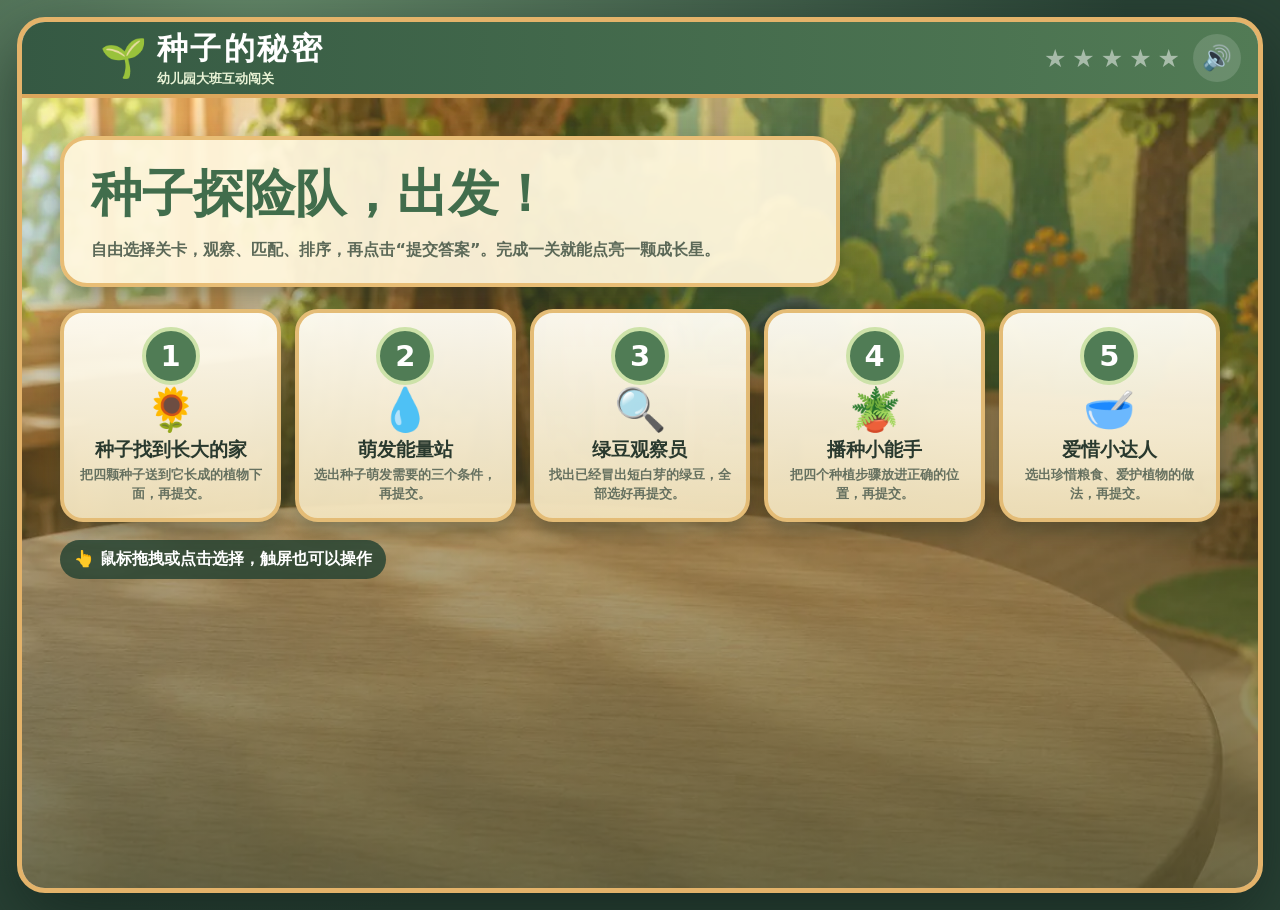
<file: index.html>
<!doctype html>
<html lang="zh-CN">
<head>
  <meta charset="utf-8">
  <meta name="viewport" content="width=device-width,initial-scale=1,viewport-fit=cover">
  <meta name="theme-color" content="#355943">
  <title>种子的秘密｜互动闯关</title>
  <link rel="stylesheet" href="style.css">
</head>
<body>
  <div class="rotate">🌱<br>请把设备横过来<br><small>横屏闯关更好玩</small></div>
  <div class="app"><div class="shell">
    <header class="top">
      <button class="icon" id="home" aria-label="返回选关">⌂</button>
      <div class="brand"><span class="mark">🌱</span><div><b>种子的秘密</b><small>幼儿园大班互动闯关</small></div></div>
      <div class="stars" id="stars"></div>
      <button class="icon" id="sound" aria-label="开关音效">🔊</button>
    </header>
    <main id="menu" class="screen menu">
      <section class="hero"><h1>种子探险队，出发！</h1><p>自由选择关卡，观察、匹配、排序，再点击“提交答案”。完成一关就能点亮一颗成长星。</p></section>
      <section class="levels" id="levels"></section>
      <div class="tip">👆 鼠标拖拽或点击选择，触屏也可以操作</div>
    </main>
    <main id="game" class="screen game hidden">
      <section class="head"><span class="big" id="levelIcon">🌻</span><div><h2 id="levelTitle"></h2><p id="instruction"></p></div></section>
      <section class="play" id="play"></section>
      <footer class="actions"><button class="btn alt" id="reset">重新摆放</button><div class="feedback" id="feedback">完成后点击提交答案</div><button class="btn submit" id="submit">提交答案</button></footer>
    </main>
  </div></div>
  <div id="modal" class="modal hidden"><div class="modal-card"><div class="medal">🏅</div><h2>闯关成功！</h2><p id="modalText">你发现了种子的秘密！</p><div class="modal-actions"><button class="btn alt" id="choose">选择其他关</button><button class="btn alt" id="again">再玩一次</button><button class="btn" id="next">下一关</button></div></div></div>
  <div class="confetti" id="confetti"></div>
  <script src="game.js"></script>
</body>
</html>
</file>
<file: style.css>
:root{--green:#355943;--green2:#527b55;--gold:#efbd65;--ink:#29392e}*{box-sizing:border-box;-webkit-tap-highlight-color:transparent}html,body{margin:0;min-height:100%;font-family:"Microsoft YaHei","PingFang SC",system-ui,sans-serif;color:var(--ink);background:#263d32}button{font:inherit;color:inherit}button:focus-visible,[tabindex]:focus-visible{outline:4px solid #ffe17f;outline-offset:3px}.app{min-height:100vh;padding:clamp(7px,1.4vw,17px);background:radial-gradient(circle at 20% 5%,#678b6b,#294235 65%)}.shell{width:min(1280px,100%);min-height:calc(100vh - 28px);margin:auto;border:5px solid #e4b36a;border-radius:28px;overflow:hidden;background:#f6efd8;box-shadow:0 25px 70px #13231dbb}.top{height:76px;display:flex;align-items:center;gap:13px;padding:9px 17px;background:linear-gradient(90deg,var(--green),var(--green2));color:white;border-bottom:4px solid #dba65b}.brand{display:flex;align-items:center;gap:10px;min-width:250px}.brand b{font-size:clamp(21px,2.4vw,31px);letter-spacing:.08em}.brand small{display:block;color:#e9f3d6;font-weight:700}.mark{font-size:38px}.icon{width:48px;height:48px;border:0;border-radius:50%;background:#ffffff24;color:white;font-size:24px;cursor:pointer}.icon:hover{background:#ffffff3b}.stars{margin-left:auto;display:flex;gap:6px}.star{font-size:25px;filter:grayscale(1);opacity:.5}.star.on{filter:none;opacity:1}.screen{min-height:calc(100vh - 110px)}.hidden{display:none!important}.menu{padding:clamp(16px,3vw,40px);background:linear-gradient(#ffffff18,#263e31a6),url("assets/bg-observe.webp") center/cover}.hero{max-width:780px;padding:20px 27px;margin-bottom:22px;border:4px solid #e8bd75;border-radius:27px;background:#fff7def0;box-shadow:0 12px 28px #20342966}.hero h1{margin:0 0 8px;color:#416d4c;font-size:clamp(30px,4vw,52px)}.hero p{margin:0;line-height:1.6;font-weight:800;color:#5c6958}.levels{display:grid;grid-template-columns:repeat(5,minmax(145px,1fr));gap:14px}.level-card{position:relative;min-height:210px;padding:14px 10px;border:4px solid #e4bc76;border-radius:23px;background:linear-gradient(#fffdf4f5,#f2e3bcf2);text-align:center;cursor:pointer;box-shadow:0 8px 18px #20352b55;transition:.2s}.level-card:hover{transform:translateY(-6px)}.level-card.done{border-color:#91bd69}.tick{display:none;position:absolute;right:8px;top:8px;width:30px;height:30px;border-radius:50%;place-items:center;background:#62a254;color:white}.done .tick{display:grid}.num{width:58px;height:58px;margin:auto;border:4px solid #cde2a9;border-radius:50%;display:grid;place-items:center;background:#507c55;color:white;font-size:29px;font-weight:900}.level-card .emo{font-size:42px}.level-card h3{margin:3px 0;font-size:19px}.level-card p{margin:0;color:#667160;font-size:13px;font-weight:700;line-height:1.45}.tip{display:inline-flex;margin-top:18px;padding:9px 14px;border-radius:99px;background:#294534db;color:white;font-weight:800}.game{padding:15px;display:flex;flex-direction:column;gap:11px;background-position:center;background-size:cover}.head{display:flex;align-items:center;gap:12px;padding:10px 15px;border:3px solid #dfb36b;border-radius:21px;background:#fff9eaef;box-shadow:0 7px 20px #263d3155}.head .big{font-size:35px}.head h2{margin:0;color:#416b49;font-size:clamp(22px,2.5vw,33px)}.head p{margin:2px 0 0;color:#67725f;font-weight:800;font-size:14px}.play{flex:1;min-height:500px;padding:15px;overflow:auto;border:4px solid #ddb164;border-radius:25px;background:#f8f1dbe8;box-shadow:inset 0 0 0 3px #fff8,0 11px 25px #20362c66}.actions{min-height:66px;padding:9px 13px;border-radius:19px;background:#345740e9;color:white;display:flex;align-items:center;justify-content:center;gap:12px}.feedback{min-width:260px;text-align:center;font-weight:900}.feedback.good{color:#d9ffd0}.feedback.bad{color:#ffd2bd}.btn{border:0;border-radius:15px;padding:11px 22px;background:linear-gradient(#ffd978,#efb349);box-shadow:0 5px 0 #77502b;font-size:18px;font-weight:900;cursor:pointer}.btn:active{transform:translateY(4px);box-shadow:0 1px 0 #77502b}.btn.alt{background:linear-gradient(#f5f3e8,#dad3bc);box-shadow:0 5px 0 #7c7664}.submit{font-size:21px;min-width:145px}.title{text-align:center;font-weight:900;color:#4f674d;margin:2px 0 9px}.bank{min-height:140px;padding:9px;border:3px dashed #90aa71;border-radius:19px;background:#fffaf0c9;display:flex;justify-content:center;align-items:center;gap:11px;flex-wrap:wrap}.piece{width:118px;min-height:114px;padding:5px;border:3px solid #d5ad66;border-radius:17px;background:#aebed0;display:flex;flex-direction:column;align-items:center;justify-content:center;cursor:grab;box-shadow:0 6px 12px #3b4c4035;transition:.16s;user-select:none}.piece img{max-width:100%;height:79px;object-fit:contain;border-radius:10px}.piece span{font-size:13px;font-weight:900;margin-top:3px}.piece:hover,.piece.sel{transform:translateY(-5px) scale(1.03);border-color:#ffd05b;box-shadow:0 0 0 4px #ffe5a3}.piece.placed{width:82px;min-height:72px;padding:2px}.piece.placed img{height:51px}.piece.placed span{display:none}.match{display:grid;grid-template-columns:repeat(4,1fr);gap:11px;margin-top:13px}.target{padding:7px;border:3px solid #9cba75;border-radius:19px;background:#edf5d9d8;text-align:center}.target>img{height:150px;max-width:100%;object-fit:contain;border-radius:11px}.target h4{margin:2px 0 6px}.slot{min-height:80px;border:3px dashed #b98643;border-radius:15px;background:#fff8df;display:flex;align-items:center;justify-content:center;color:#a27640;font-weight:900}.wrong{animation:shake .4s;background:#ffd8ca!important}.right{animation:pop .5s;background:#d9f4c8!important;border-color:#5ba455!important}.choices{display:grid;grid-template-columns:repeat(4,minmax(145px,1fr));gap:15px;max-width:980px;margin:17px auto}.choice{position:relative;min-height:235px;padding:11px;border:4px solid #d4b374;border-radius:21px;background:#faf6e2;text-align:center;cursor:pointer;box-shadow:0 8px 14px #273d3144;transition:.17s}.choice:hover{transform:translateY(-4px)}.choice.selected{border-color:#64a758;box-shadow:0 0 0 5px #c3e4a4}.choice img{width:100%;height:143px;object-fit:contain;border-radius:13px;background:#829bb3}.choice h3{margin:7px 0 0}.dot{display:none;position:absolute;right:8px;top:8px;width:30px;height:30px;border-radius:50%;place-items:center;background:#60a255;color:white;font-weight:900}.selected .dot{display:grid}.note{text-align:center;font-weight:900;color:#52664e}.mungs{display:grid;grid-template-columns:repeat(3,1fr);gap:14px;max-width:900px;margin:14px auto}.mung{position:relative;min-height:175px;padding:9px;border:4px solid #c8a96a;border-radius:21px;background:#839cb4;cursor:pointer}.mung img{width:100%;height:140px;object-fit:contain}.mung.selected{border-color:#62a655;box-shadow:0 0 0 5px #c7e6a8}.mung.selected:after{content:"✓";position:absolute;right:8px;top:8px;width:31px;height:31px;border-radius:50%;display:grid;place-items:center;background:#5ca151;color:white;font-weight:900}.order{display:grid;grid-template-columns:repeat(4,1fr);gap:11px;margin-top:13px}.order-slot{position:relative;min-height:174px;padding:7px;border:4px dashed #a47742;border-radius:20px;background:#fff8dfdc;display:flex;align-items:center;justify-content:center}.order-slot:before{content:attr(data-icon);position:absolute;left:8px;top:6px;font-size:27px;opacity:.62}.order-slot .piece{width:100%;min-height:147px}.order-slot .piece img{height:110px}.order-slot .piece span{display:block}.behaviors{display:grid;grid-template-columns:repeat(4,1fr);gap:15px;max-width:1030px;margin:17px auto}.behavior{min-height:240px;padding:14px;border:4px solid #d3ac69;border-radius:23px;background:#fff8e5;text-align:center;cursor:pointer;transition:.17s}.behavior:hover{transform:translateY(-4px)}.behavior.selected{border-color:#62a655;box-shadow:0 0 0 5px #c2e49f}.art{height:132px;border-radius:17px;background:linear-gradient(145deg,#dceabf,#f8e5a8);display:grid;place-items:center;font-size:68px}.behavior h3{margin:9px 0 2px}.behavior p{margin:0;color:#697263;font-size:13px;font-weight:800}.modal{position:fixed;inset:0;z-index:50;padding:20px;background:#1b2d24c9;display:grid;place-items:center}.modal-card{width:min(520px,96vw);padding:25px;border:6px solid #e6b85f;border-radius:31px;background:#fff7dc;text-align:center;box-shadow:0 25px 80px #102019}.medal{font-size:82px;animation:pop .7s}.modal h2{margin:2px;color:#43704c;font-size:34px}.modal p{font-size:17px;font-weight:800;color:#65715e}.modal-actions{display:flex;justify-content:center;gap:11px;flex-wrap:wrap}.confetti{position:fixed;inset:0;z-index:49;pointer-events:none;overflow:hidden}.confetti i{position:absolute;top:-20px;width:12px;height:18px;border-radius:3px;animation:fall 1.8s linear forwards}.rotate{display:none;position:fixed;inset:0;z-index:100;background:#2f4f3c;color:white;place-items:center;text-align:center;padding:30px;font-size:24px;font-weight:900}@keyframes shake{25%{transform:translateX(-8px)}50%{transform:translateX(8px)}75%{transform:translateX(-5px)}}@keyframes pop{50%{transform:scale(1.08)}}@keyframes fall{to{transform:translateY(110vh) rotate(600deg)}}
@media(max-width:900px){.levels{grid-template-columns:repeat(2,1fr)}.match,.choices,.behaviors{grid-template-columns:repeat(2,1fr)}.order{grid-template-columns:repeat(2,1fr)}.stars{display:none}.brand{min-width:0}.play{min-height:620px}.target>img{height:128px}}@media(max-width:560px){.top{height:68px;padding:7px}.brand small{display:none}.mark{font-size:30px}.icon{width:42px;height:42px}.menu,.game{padding:9px}.level-card{min-height:165px}.level-card p{display:none}.feedback{min-width:0;font-size:14px}.btn{padding:10px 13px}.piece{width:95px}.mungs{grid-template-columns:repeat(2,1fr)}}@media(orientation:portrait) and (max-width:520px){.rotate{display:grid}}
</file>
